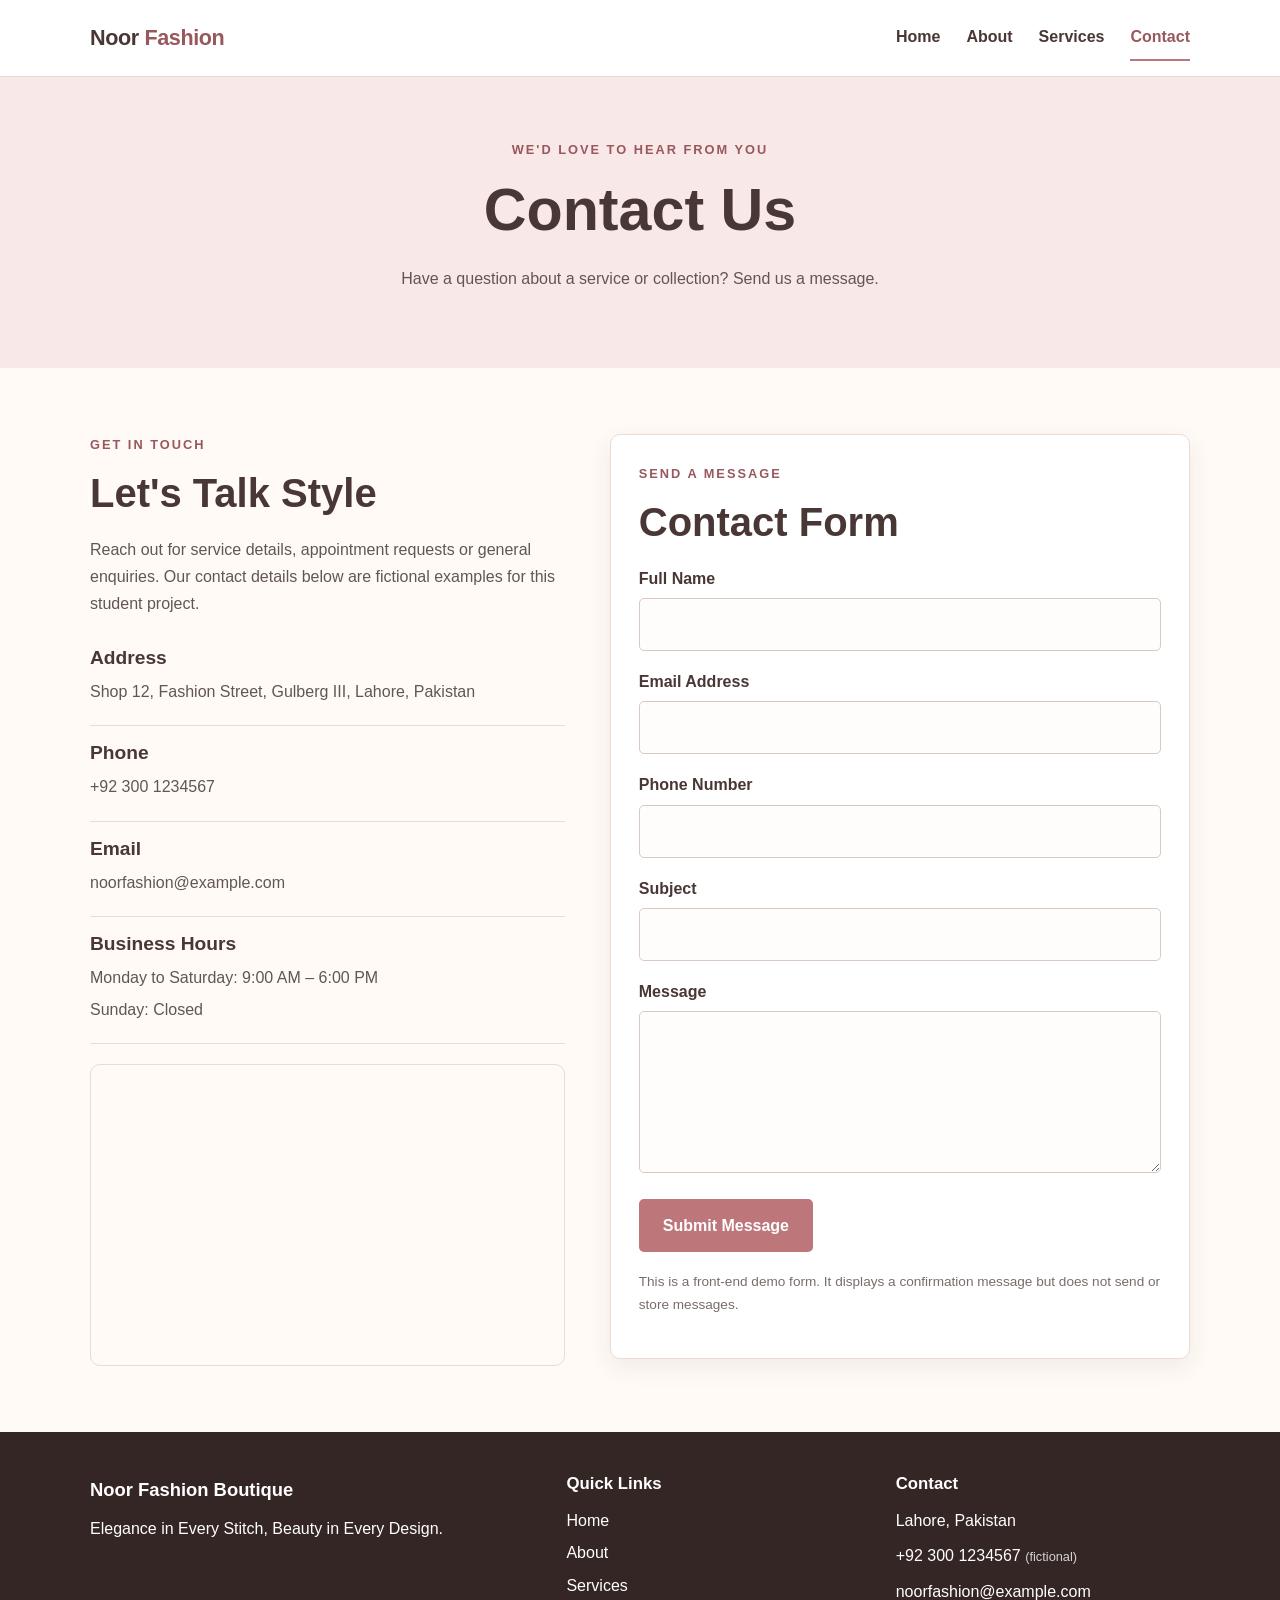
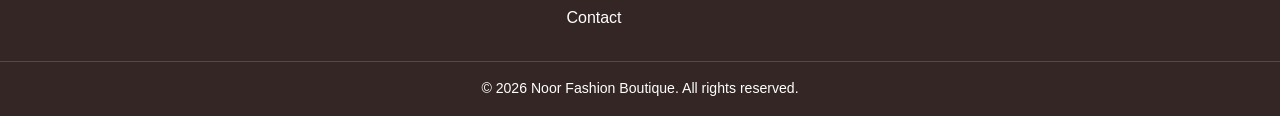
<file: contact.html>
<!DOCTYPE html>
<html lang="en">
<head>
  <meta charset="UTF-8">
  <meta name="viewport" content="width=device-width, initial-scale=1.0">
  <meta name="description" content="Contact Noor Fashion Boutique in Lahore, Pakistan, for styling services and fashion enquiries.">
  <title>Contact | Noor Fashion Boutique</title>
  <link rel="stylesheet" href="style.css">
  <script src="script.js" defer></script>
</head>
<body>
<header class="site-header">
  <div class="container navbar">
    <a href="index.html" class="logo">Noor <span>Fashion</span></a>
    <button class="menu-toggle" aria-label="Open navigation" aria-expanded="false" aria-controls="nav-menu">☰</button>
    <nav id="nav-menu" class="main-nav" aria-label="Main navigation">
      <a href="index.html">Home</a><a href="about.html">About</a><a href="services.html">Services</a><a href="contact.html" class="active" aria-current="page">Contact</a>
    </nav>
  </div>
</header>
<main>
  <section class="page-banner"><div class="container"><p class="eyebrow">WE'D LOVE TO HEAR FROM YOU</p><h1>Contact Us</h1><p>Have a question about a service or collection? Send us a message.</p></div></section>
  <section class="section"><div class="container contact-layout">
    <div class="contact-info"><p class="eyebrow">GET IN TOUCH</p><h2>Let's Talk Style</h2><p>Reach out for service details, appointment requests or general enquiries. Our contact details below are fictional examples for this student project.</p>
      <div class="info-item"><h3>Address</h3><p>Shop 12, Fashion Street, Gulberg III, Lahore, Pakistan</p></div>
      <div class="info-item"><h3>Phone</h3><p><a href="tel:+923001234567">+92 300 1234567</a></p></div>
      <div class="info-item"><h3>Email</h3><p><a href="mailto:noorfashion@example.com">noorfashion@example.com</a></p></div>
      <div class="info-item"><h3>Business Hours</h3><p>Monday to Saturday: 9:00 AM – 6:00 PM</p><p>Sunday: Closed</p></div>
      <div class="map-container"><iframe title="Map showing Lahore, Pakistan" src="https://maps.google.com/maps?q=Lahore%2C%20Pakistan&t=&z=12&ie=UTF8&iwloc=&output=embed" loading="lazy" referrerpolicy="no-referrer-when-downgrade"></iframe></div>
    </div>
    <div class="form-panel"><p class="eyebrow">SEND A MESSAGE</p><h2>Contact Form</h2>
      <form id="contact-form">
        <div class="form-group"><label for="name">Full Name</label><input type="text" id="name" name="name" autocomplete="name" required></div>
        <div class="form-group"><label for="email">Email Address</label><input type="email" id="email" name="email" autocomplete="email" required></div>
        <div class="form-group"><label for="phone">Phone Number</label><input type="tel" id="phone" name="phone" autocomplete="tel" required></div>
        <div class="form-group"><label for="subject">Subject</label><input type="text" id="subject" name="subject" required></div>
        <div class="form-group"><label for="message">Message</label><textarea id="message" name="message" rows="5" required></textarea></div>
        <button type="submit" class="btn">Submit Message</button>
        <p id="form-status" class="form-status" role="status" aria-live="polite"></p>
        <p class="small-note">This is a front-end demo form. It displays a confirmation message but does not send or store messages.</p>
      </form>
    </div>
  </div></section>
</main>
<footer class="site-footer">
  <div class="container footer-content"><div class="footer-brand"><a href="index.html" class="footer-logo">Noor Fashion Boutique</a><p>Elegance in Every Stitch, Beauty in Every Design.</p></div>
    <div><h3>Quick Links</h3><div class="footer-links"><a href="index.html">Home</a><a href="about.html">About</a><a href="services.html">Services</a><a href="contact.html">Contact</a></div></div>
    <div><h3>Contact</h3><p>Lahore, Pakistan</p><p>+92 300 1234567 <span class="fictional-note">(fictional)</span></p><p>noorfashion@example.com</p></div>
  </div><div class="copyright"><p>© <span class="year">2026</span> Noor Fashion Boutique. All rights reserved.</p></div>
</footer>
</body>
</html>
</file>
<file: style.css>
/* Noor Fashion Boutique — shared styles for all four pages */
* { box-sizing: border-box; margin: 0; padding: 0; }
:root {
  --cream: #fffaf5; --light-pink: #f8e9e8; --pink: #bd777b;
  --dark-pink: #98585d; --brown: #493735; --text: #625653;
  --white: #fff; --border: #eadbd6; --shadow: 0 8px 24px rgba(73,55,53,.08);
}
html { scroll-behavior: smooth; }
body { font-family: Arial, Helvetica, sans-serif; background: var(--cream); color: var(--text); line-height: 1.7; }
img { display: block; max-width: 100%; width: 100%; object-fit: cover; }
a { color: inherit; text-decoration: none; }
button, input, textarea { font: inherit; }
.container { width: min(1100px, 90%); margin-inline: auto; }
h1,h2,h3,h4 { color: var(--brown); line-height: 1.25; }
h1 { font-size: clamp(2.2rem, 5vw, 3.7rem); margin-bottom: 18px; }
h2 { font-size: clamp(1.7rem, 4vw, 2.5rem); margin-bottom: 18px; }
h3 { font-size: 1.2rem; margin: 12px 0 8px; }
p { margin-bottom: 14px; }
.eyebrow { color: var(--dark-pink); font-size: .8rem; font-weight: 700; letter-spacing: 2px; text-transform: uppercase; margin-bottom: 12px; }
.section { padding: 66px 0; }
.soft-bg { background: #f9efec; }
.light-bg { background: #f9efec; }
.section-heading { max-width: 720px; margin: 0 auto 28px; text-align: center; }
.section-heading h2 { margin-bottom: 12px; }
.content-image { height: 390px; border-radius: 12px; box-shadow: var(--shadow); }
.fictional-note { font-size: .8rem; opacity: .8; }

/* Navigation */
.site-header { position: sticky; top: 0; z-index: 100; background: rgba(255,255,255,.97); border-bottom: 1px solid var(--border); }
.navbar { min-height: 76px; display: flex; justify-content: space-between; align-items: center; gap: 20px; }
.logo { color: var(--brown); font-size: 1.35rem; font-weight: 800; letter-spacing: -.4px; white-space: nowrap; }
.logo span { color: var(--dark-pink); }
.main-nav { display: flex; align-items: center; gap: 26px; }
.main-nav a { color: var(--brown); font-weight: 600; padding: 8px 0; border-bottom: 2px solid transparent; }
.main-nav a:hover, .main-nav a.active { color: var(--dark-pink); border-bottom-color: var(--pink); }
.menu-toggle { display: none; border: 0; background: transparent; color: var(--brown); font-size: 1.8rem; cursor: pointer; padding: 4px 8px; }

/* Buttons and links */
.btn { display: inline-block; background: var(--pink); color: var(--white); border: 2px solid var(--pink); padding: 11px 22px; border-radius: 5px; font-weight: 700; cursor: pointer; transition: background .2s ease, transform .2s ease; text-align: center; }
.btn:hover { background: var(--dark-pink); border-color: var(--dark-pink); transform: translateY(-1px); }
.btn-light { background: var(--white); color: var(--dark-pink); border-color: var(--white); }
.btn-light:hover { background: var(--cream); color: var(--brown); border-color: var(--cream); }
.btn-outline { background: transparent; color: var(--dark-pink); }
.btn-outline:hover { color: var(--white); }
.text-link { display: inline-block; color: var(--dark-pink); font-weight: 700; margin-top: 8px; }
.text-link:hover { text-decoration: underline; }

/* Home hero and inner page banner */
.hero { padding: 65px 0; background: var(--light-pink); }
.hero-grid { display: grid; grid-template-columns: 1fr 1fr; align-items: center; gap: 45px; }
.hero-content p:not(.eyebrow) { max-width: 520px; }
.hero-image img { height: 410px; border-radius: 12px; box-shadow: var(--shadow); }
.page-banner { background: var(--light-pink); padding: 62px 0; text-align: center; }
.page-banner p { max-width: 650px; margin-left: auto; margin-right: auto; }
.two-column { display: grid; grid-template-columns: 1fr 1fr; align-items: center; gap: 42px; }
.mission-box { max-width: 800px; text-align: center; padding: 36px; background: var(--white); border: 1px solid var(--border); border-radius: 12px; box-shadow: var(--shadow); }
.mission-box p:last-child { margin-bottom: 0; }

/* Cards and grids */
.card-grid { display: grid; grid-template-columns: repeat(3, minmax(0,1fr)); gap: 24px; margin-top: 28px; }
.card, .value-card, .simple-card, .price-card { background: var(--white); border: 1px solid var(--border); border-radius: 10px; overflow: hidden; box-shadow: var(--shadow); }
.card img { height: 220px; }
.card-content { padding: 2px 20px 20px; }
.card-content h3 { margin-top: 14px; }
.card-content p:last-child { margin-bottom: 0; }
.simple-card, .value-card { padding: 24px; }
.simple-card h3, .value-card h3 { margin-top: 10px; }
.value-icon, .service-icon { color: var(--dark-pink); font-size: 2rem; font-weight: 700; line-height: 1.2; }
.four-grid { grid-template-columns: repeat(4, minmax(0,1fr)); }
.two-grid { grid-template-columns: repeat(2, minmax(0,1fr)); max-width: 800px; margin-inline: auto; }
.team-card img { height: 260px; }
.team-role, .role { color: var(--dark-pink); font-weight: 700; }
.center { text-align: center; margin-top: 30px; }
.small-note { font-size: .85rem; color: #796d69; margin-top: 18px; }
.contact-callout { display: flex; justify-content: space-between; align-items: center; gap: 25px; background: var(--light-pink); border-radius: 12px; padding: 30px; }
.contact-callout h2 { margin-bottom: 10px; }

/* Service details and pricing */
.service-list { display: grid; gap: 28px; margin-top: 30px; }
.service-card { display: grid; grid-template-columns: 38% minmax(0,1fr); gap: 28px; background: var(--white); border: 1px solid var(--border); border-radius: 10px; overflow: hidden; box-shadow: var(--shadow); }
.service-card > img { height: 100%; min-height: 320px; }
.service-content { padding: 28px 28px 28px 0; }
.service-content h2 { margin-bottom: 12px; }
.service-content h3 { margin-top: 16px; }
.service-content ul, .price-card ul { padding-left: 22px; margin: 12px 0 18px; }
.price { color: var(--dark-pink); font-size: 1.15rem; font-weight: 700; }
.pricing-grid { display: grid; grid-template-columns: repeat(3, minmax(0,1fr)); gap: 22px; align-items: stretch; }
.price-card { padding: 28px; }
.price-card h3 { font-size: 1.45rem; }
.price-card .package-price { font-size: 1.8rem; color: var(--dark-pink); font-weight: 800; margin: 14px 0 6px; }
.price-card .btn { width: 100%; margin-top: 8px; }
.featured-price { border: 2px solid var(--pink); transform: translateY(-6px); }

/* Contact form and information */
.contact-layout { display: grid; grid-template-columns: .9fr 1.1fr; gap: 45px; align-items: start; }
.info-item { padding: 15px 0; border-bottom: 1px solid var(--border); overflow-wrap: anywhere; }
.info-item h3 { margin-top: 0; }
.info-item p { margin-bottom: 5px; }
.form-panel { background: var(--white); border: 1px solid var(--border); border-radius: 10px; padding: 28px; box-shadow: var(--shadow); }
.form-group { margin-bottom: 17px; }
.form-group label { display: block; color: var(--brown); font-weight: 700; margin-bottom: 6px; }
.form-group input, .form-group textarea { width: 100%; min-width: 0; padding: 12px; border: 1px solid #d9c9c3; border-radius: 5px; background: #fffdfb; color: var(--brown); }
.form-group input:focus, .form-group textarea:focus { outline: 2px solid var(--pink); border-color: var(--pink); }
.form-group textarea { resize: vertical; }
.form-status { margin-top: 15px; color: var(--dark-pink); font-weight: 700; }
.map-container { overflow: hidden; border-radius: 10px; border: 1px solid var(--border); margin-top: 20px; }
.map-container iframe { display: block; width: 100%; height: 300px; border: 0; }

/* CTA and footer */
.cta-section { padding: 62px 0; text-align: center; background: var(--brown); color: var(--white); }
.cta-section h2 { color: var(--white); }
.cta-section p { max-width: 650px; margin: 0 auto 20px; }
.cta-section .eyebrow { color: #f2c8c8; }
.site-footer { background: #342624; color: #fff; padding: 42px 0 0; }
.site-footer h3 { color: #fff; margin: 0 0 12px; font-size: 1.05rem; }
.site-footer p { margin-bottom: 8px; }
.footer-content { display: grid; grid-template-columns: 1.5fr 1fr 1fr; gap: 35px; padding-bottom: 30px; }
.footer-logo { display: inline-block; font-size: 1.15rem; font-weight: 800; margin-bottom: 10px; }
.footer-links { display: grid; gap: 5px; }
.footer-links a:hover { text-decoration: underline; color: #f2c8c8; }
.copyright { border-top: 1px solid rgba(255,255,255,.16); text-align: center; padding: 15px 5%; font-size: .88rem; }
.copyright p { margin: 0; }

/* Responsive layout: tablet and mobile */
@media (max-width: 850px) {
  .hero-grid, .two-column, .contact-layout { grid-template-columns: 1fr; }
  .hero-grid { gap: 28px; }
  .hero-image img { height: 350px; }
  .card-grid { grid-template-columns: repeat(2, minmax(0,1fr)); }
  .four-grid { grid-template-columns: repeat(2, minmax(0,1fr)); }
  .service-card { grid-template-columns: 1fr; gap: 0; }
  .service-card > img { height: 280px; min-height: 0; }
  .service-content { padding: 24px; }
  .pricing-grid { grid-template-columns: 1fr; max-width: 540px; margin-inline: auto; }
  .featured-price { transform: none; }
  .content-image { height: 330px; }
}
@media (max-width: 600px) {
  .container { width: 92%; }
  .navbar { min-height: 68px; flex-wrap: wrap; }
  .logo { font-size: 1.1rem; }
  .menu-toggle { display: block; }
  .main-nav { display: none; flex-direction: column; align-items: stretch; gap: 0; width: 100%; padding: 4px 0 14px; }
  .main-nav.show { display: flex; }
  .main-nav a { padding: 10px 5px; border-bottom: 1px solid var(--border); }
  .main-nav a.active { border-bottom-color: var(--pink); }
  .hero, .page-banner { padding: 44px 0; }
  .hero-image img { height: 260px; }
  .section { padding: 46px 0; }
  .card-grid, .two-grid, .four-grid { grid-template-columns: 1fr; }
  .card img { height: 235px; }
  .team-card img { height: 280px; }
  .content-image { height: 260px; }
  .mission-box, .form-panel, .price-card { padding: 22px; }
  .contact-callout { align-items: flex-start; flex-direction: column; padding: 24px; }
  .footer-content { grid-template-columns: 1fr; text-align: center; gap: 24px; }
  .footer-links { justify-items: center; }
  .service-content { padding: 22px; }
  .map-container iframe { height: 240px; }
  .btn { max-width: 100%; }
}
@media (prefers-reduced-motion: reduce) {
  html { scroll-behavior: auto; }
  *, *::before, *::after { transition-duration: .01ms !important; animation-duration: .01ms !important; }
}
</file>
